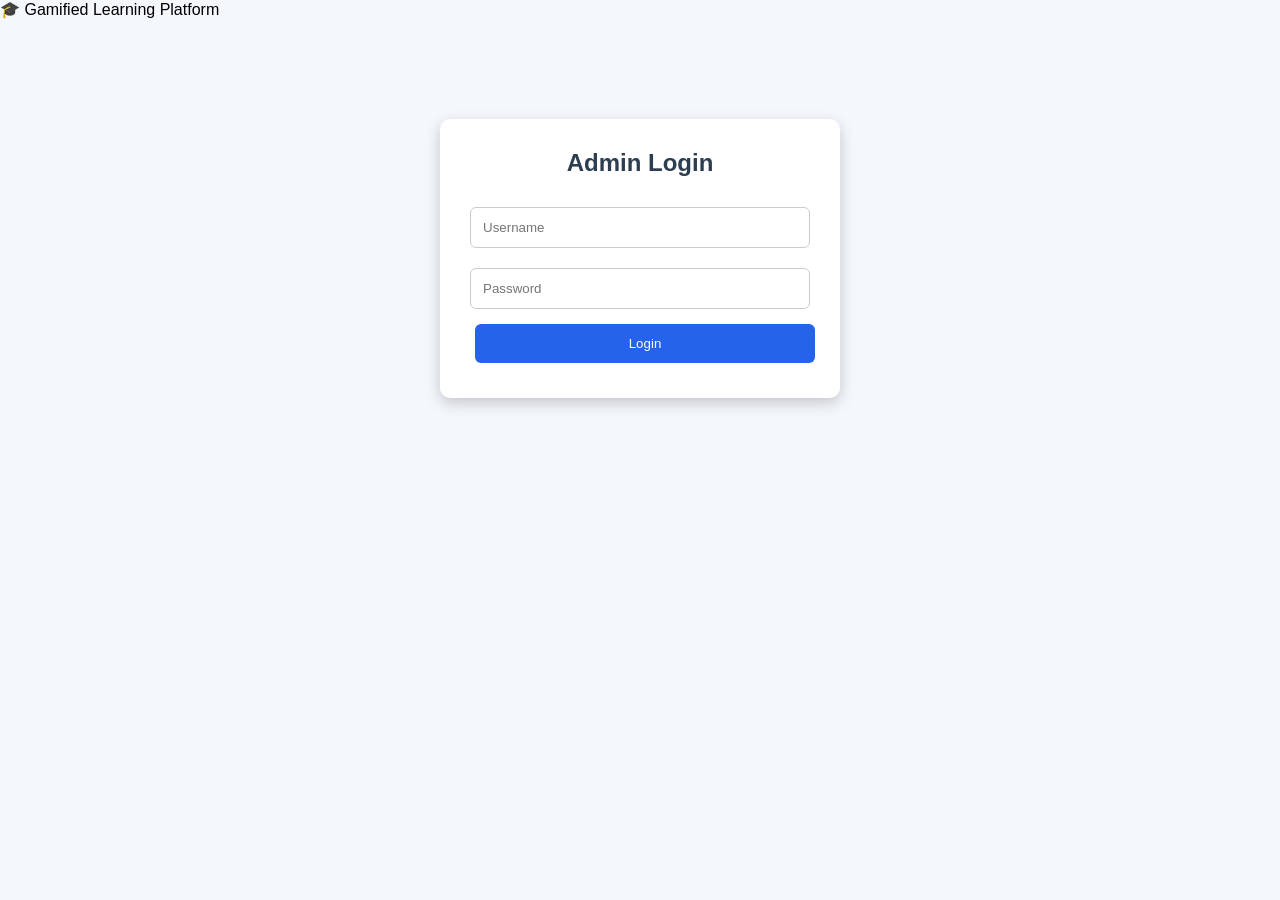
<file: frontend/index.html>
<!DOCTYPE html>
<html lang="en">
<head>
<meta charset="UTF-8">
<meta name="viewport" content="width=device-width, initial-scale=1.0">
<title>Login</title>

<link rel="stylesheet" href="css/style.css">

<style>

.login-container{

width:400px;

margin:100px auto;

background:white;

padding:30px;

border-radius:10px;

box-shadow:0 5px 15px rgba(0,0,0,.2);

text-align:center;

}

.login-container h2{

margin-bottom:20px;

color:#2c3e50;

}

.login-container input{

width:100%;

padding:12px;

margin:10px 0;

}

.login-container button{

width:100%;

padding:12px;

}

</style>

</head>

<body>

<header>

🎓 Gamified Learning Platform

</header>

<div class="login-container">

<h2>Admin Login</h2>

<input type="text" id="username" placeholder="Username">

<input type="password" id="password" placeholder="Password">

<button onclick="login()">Login</button>

</div>

<script>

function login(){

let username=document.getElementById("username").value;

let password=document.getElementById("password").value;

if(username==="admin" && password==="admin123"){

window.location.href="dashboard.html";

}

else{

alert("Invalid Username or Password");

}

}

</script>

</body>

</html>
</file>
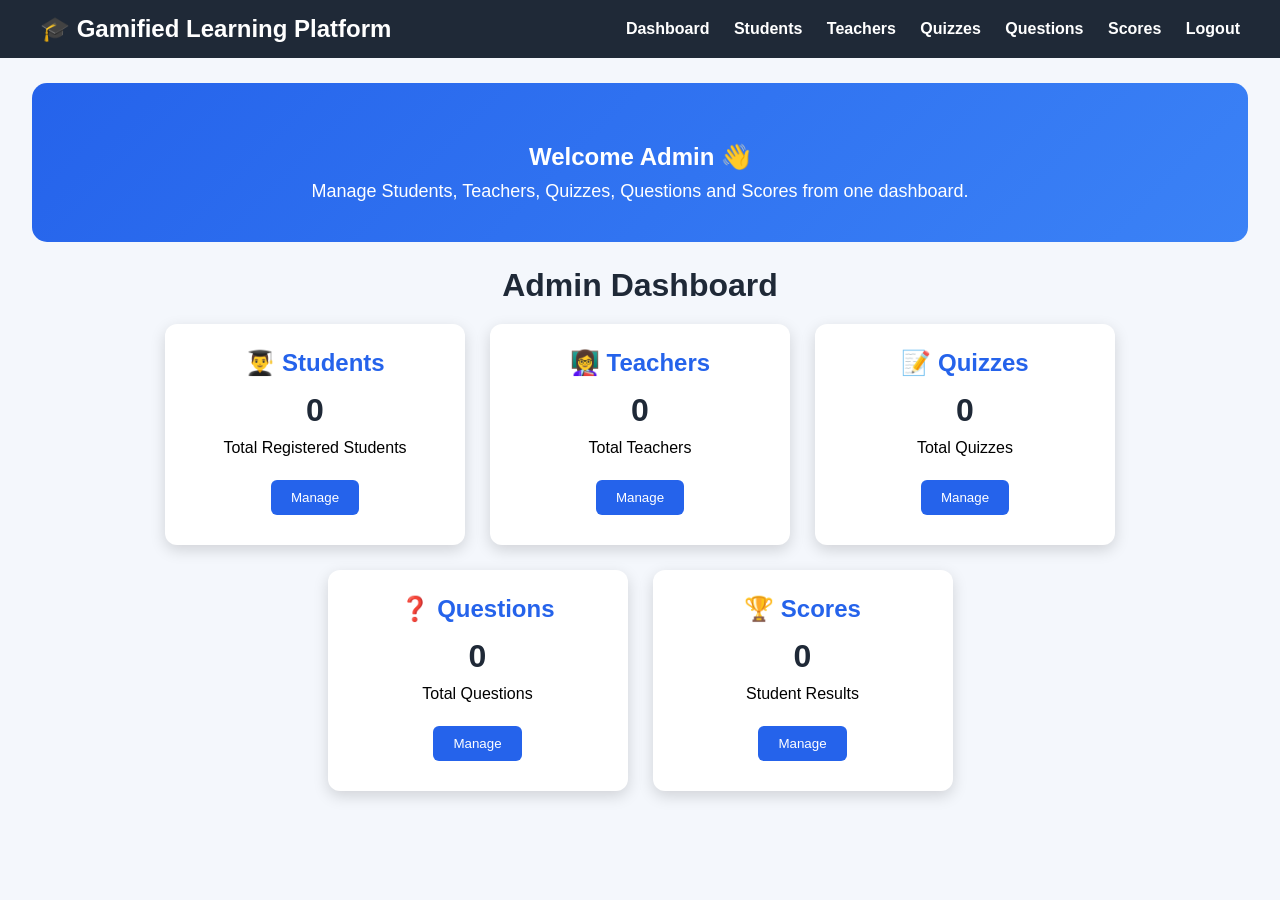
<file: frontend/dashboard.html>
<!DOCTYPE html>
<html lang="en">

<head>
    <meta charset="UTF-8">
    <meta name="viewport" content="width=device-width, initial-scale=1.0">
    <title>Dashboard</title>

    <link rel="stylesheet" href="css/style.css">
</head>

<body>

<nav class="navbar">

    <h2>🎓 Gamified Learning Platform</h2>

    <div class="menu">
        <a href="dashboard.html">Dashboard</a>
        <a href="students.html">Students</a>
        <a href="teachers.html">Teachers</a>
        <a href="quizzes.html">Quizzes</a>
        <a href="questions.html">Questions</a>
        <a href="scores.html">Scores</a>
        <a href="index.html">Logout</a>
    </div>

</nav>

<section class="hero">

    <h1>Welcome Admin 👋</h1>

    <p>
        Manage Students, Teachers, Quizzes, Questions and Scores from one dashboard.
    </p>

</section>

<h1>Admin Dashboard</h1>

<div class="container">

    <div class="card">

        <h2>👨‍🎓 Students</h2>

        <h1 id="studentCount">0</h1>

        <p>Total Registered Students</p>

        <br>

        <button onclick="location.href='students.html'">

            Manage

        </button>

    </div>

    <div class="card">

        <h2>👩‍🏫 Teachers</h2>

        <h1 id="teacherCount">0</h1>

        <p>Total Teachers</p>

        <br>

        <button onclick="location.href='teachers.html'">

            Manage

        </button>

    </div>

    <div class="card">

        <h2>📝 Quizzes</h2>

        <h1 id="quizCount">0</h1>

        <p>Total Quizzes</p>

        <br>

        <button onclick="location.href='quizzes.html'">

            Manage

        </button>

    </div>

    <div class="card">

        <h2>❓ Questions</h2>

        <h1 id="questionCount">0</h1>

        <p>Total Questions</p>

        <br>

        <button onclick="location.href='questions.html'">

            Manage

        </button>

    </div>

    <div class="card">

        <h2>🏆 Scores</h2>

        <h1 id="scoreCount">0</h1>

        <p>Student Results</p>

        <br>

        <button onclick="location.href='scores.html'">

            Manage

        </button>

    </div>

</div>

<script>

fetch("http://localhost:8080/students")
.then(response => response.json())
.then(data => {
    document.getElementById("studentCount").innerHTML = data.length;
});

fetch("http://localhost:8080/teachers")
.then(response => response.json())
.then(data => {
    document.getElementById("teacherCount").innerHTML = data.length;
});

fetch("http://localhost:8080/quizzes")
.then(response => response.json())
.then(data => {
    document.getElementById("quizCount").innerHTML = data.length;
});

fetch("http://localhost:8080/questions")
.then(response => response.json())
.then(data => {
    document.getElementById("questionCount").innerHTML = data.length;
});

fetch("http://localhost:8080/scores")
.then(response => response.json())
.then(data => {
    document.getElementById("scoreCount").innerHTML = data.length;
});

</script>

</body>

</html>
</file>
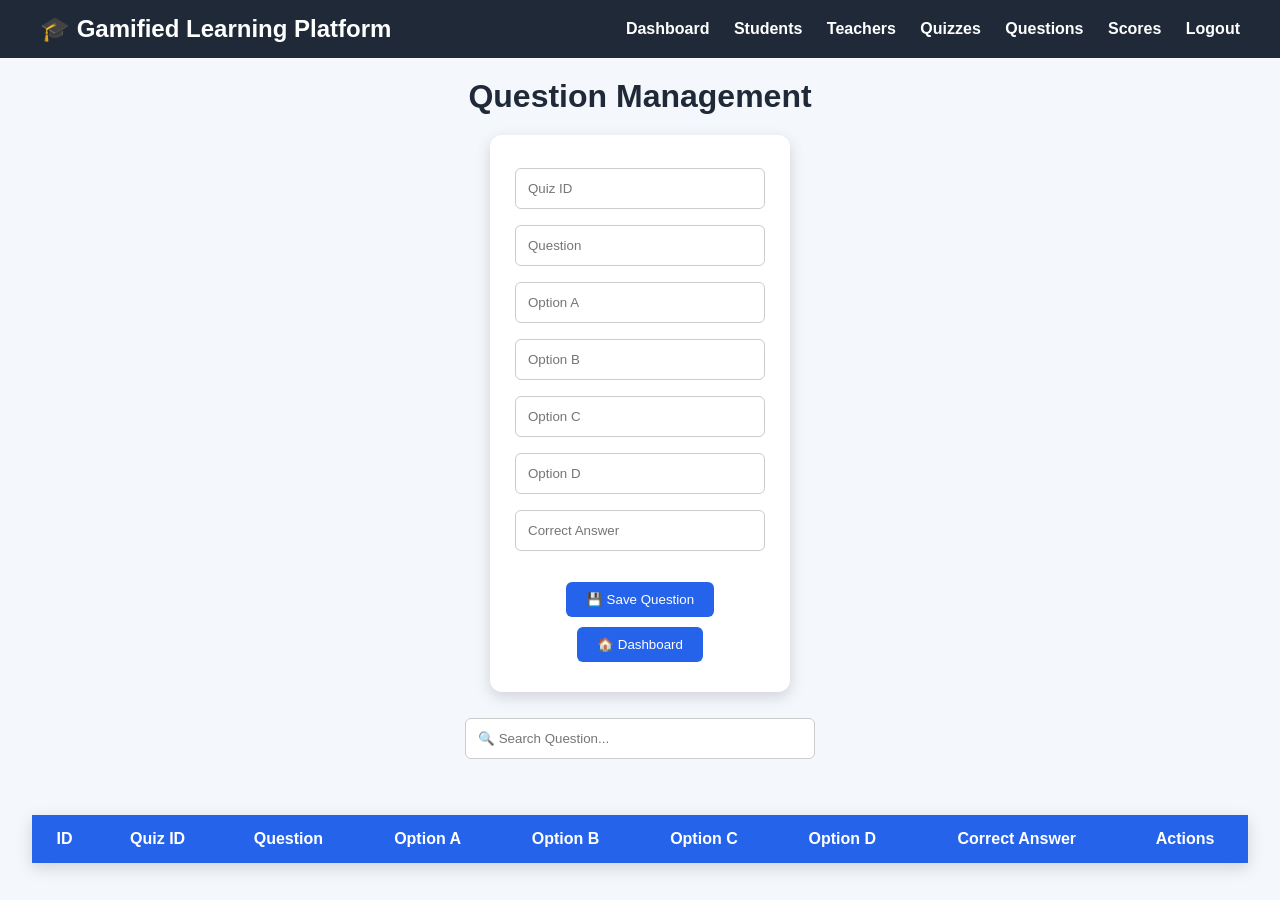
<file: frontend/questions.html>
<!DOCTYPE html>
<html lang="en">
<head>
    <meta charset="UTF-8">
    <meta name="viewport" content="width=device-width, initial-scale=1.0">
    <title>Question Management</title>
    <link rel="stylesheet" href="css/style.css">
</head>

<body>

<nav class="navbar">
    <h2>🎓 Gamified Learning Platform</h2>

    <div class="menu">
        <a href="dashboard.html">Dashboard</a>
        <a href="students.html">Students</a>
        <a href="teachers.html">Teachers</a>
        <a href="quizzes.html">Quizzes</a>
        <a href="questions.html">Questions</a>
        <a href="scores.html">Scores</a>
        <a href="index.html">Logout</a>
    </div>
</nav>
<h1>Question Management</h1>

<div class="container">

<div class="card">

<input type="hidden" id="id">

<input type="number" id="quizId" placeholder="Quiz ID">

<input type="text" id="questionText" placeholder="Question">

<input type="text" id="optionA" placeholder="Option A">

<input type="text" id="optionB" placeholder="Option B">

<input type="text" id="optionC" placeholder="Option C">

<input type="text" id="optionD" placeholder="Option D">

<input type="text" id="correctAnswer" placeholder="Correct Answer">

<br><br>

<button onclick="saveQuestion()">💾 Save Question</button>

<a href="dashboard.html">
    <button type="button">🏠 Dashboard</button>
</a>

</div>

</div>

<br>

<center>

<input
type="text"
id="search"
placeholder="🔍 Search Question..."
onkeyup="searchQuestion()"
style="width:350px;">

</center>

<br>

<table id="questionTable">

<thead>

<tr>

<th>ID</th>
<th>Quiz ID</th>
<th>Question</th>
<th>Option A</th>
<th>Option B</th>
<th>Option C</th>
<th>Option D</th>
<th>Correct Answer</th>
<th>Actions</th>

</tr>

</thead>

<tbody>

</tbody>

</table>

<script src="js/questions.js"></script>

</body>
</html>
</file>
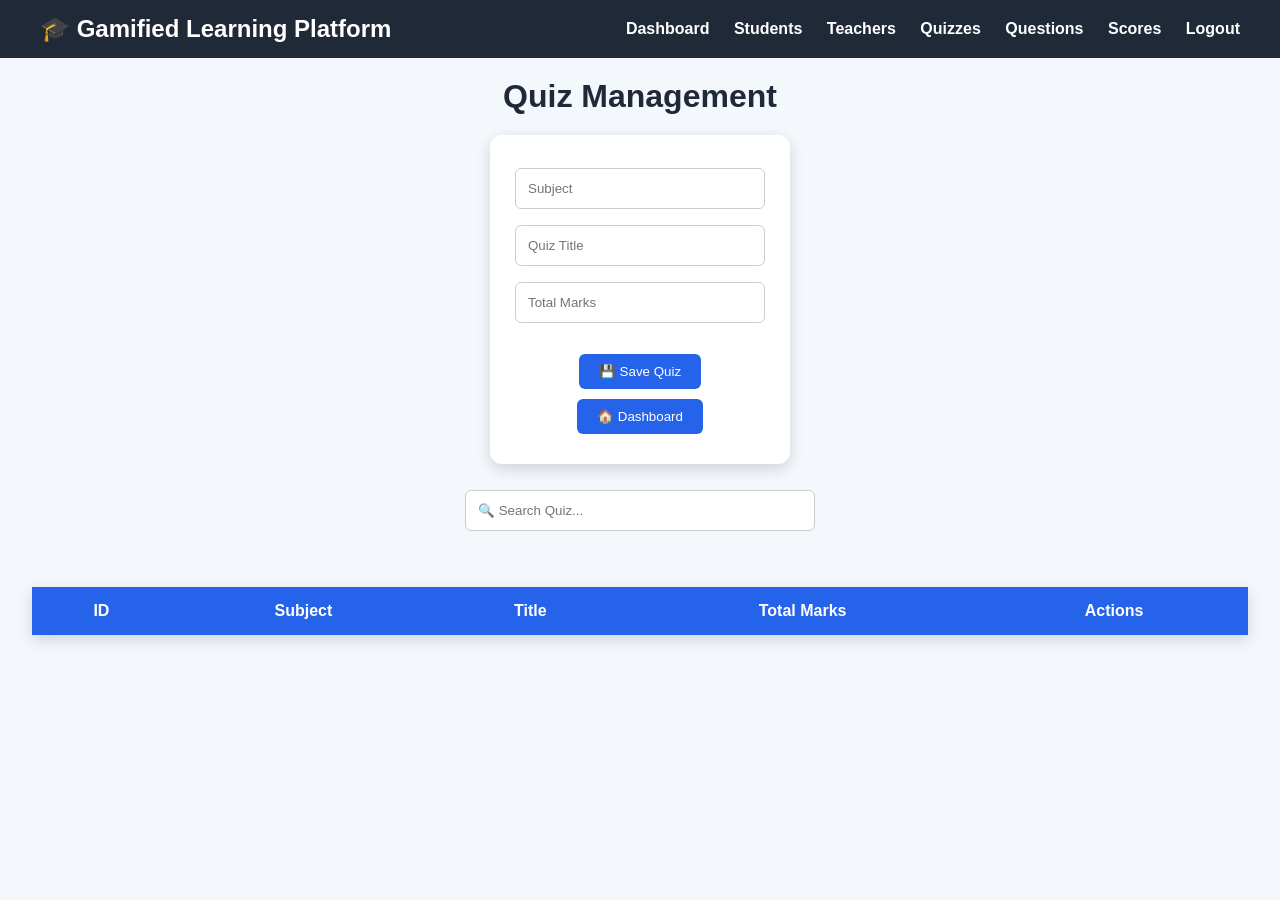
<file: frontend/quizzes.html>
<!DOCTYPE html>
<html lang="en">
<head>
    <meta charset="UTF-8">
    <meta name="viewport" content="width=device-width, initial-scale=1.0">
    <title>Quiz Management</title>
    <link rel="stylesheet" href="css/style.css">
</head>

<body>

<nav class="navbar">
    <h2>🎓 Gamified Learning Platform</h2>

    <div class="menu">
        <a href="dashboard.html">Dashboard</a>
        <a href="students.html">Students</a>
        <a href="teachers.html">Teachers</a>
        <a href="quizzes.html">Quizzes</a>
        <a href="questions.html">Questions</a>
        <a href="scores.html">Scores</a>
        <a href="index.html">Logout</a>
    </div>
</nav>
<h1>Quiz Management</h1>

<div class="container">

<div class="card">

<input type="hidden" id="id">

<input type="text" id="subject" placeholder="Subject">

<input type="text" id="title" placeholder="Quiz Title">

<input type="number" id="totalMarks" placeholder="Total Marks">

<br><br>

<button onclick="saveQuiz()">💾 Save Quiz</button>

<a href="dashboard.html">
<button type="button">🏠 Dashboard</button>
</a>

</div>

</div>

<br>

<center>

<input type="text"
id="search"
placeholder="🔍 Search Quiz..."
onkeyup="searchQuiz()"
style="width:350px;">

</center>

<br>

<table id="quizTable">

<thead>

<tr>

<th>ID</th>
<th>Subject</th>
<th>Title</th>
<th>Total Marks</th>
<th>Actions</th>

</tr>

</thead>

<tbody>

</tbody>

</table>

<script src="js/quizzes.js"></script>

</body>
</html>
</file>
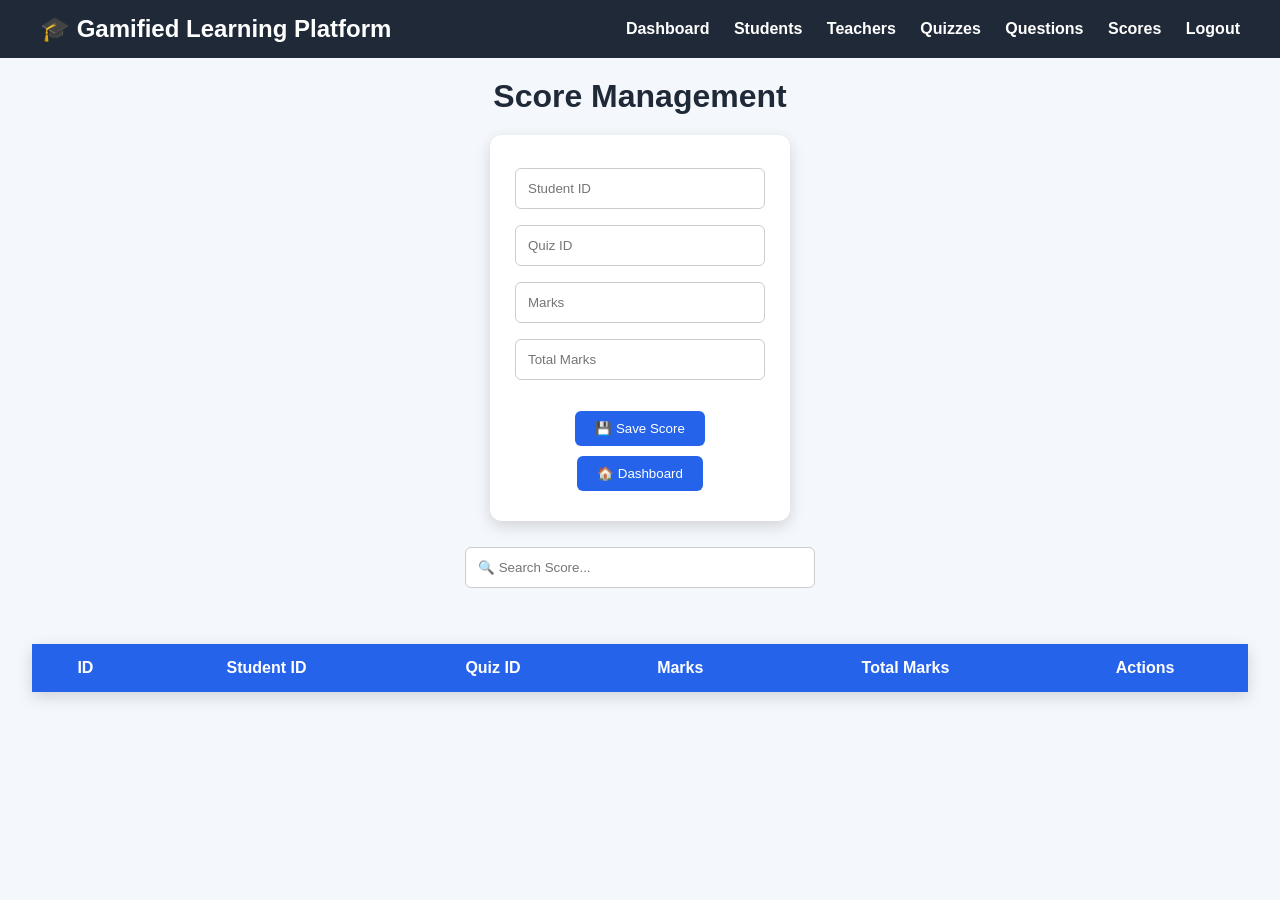
<file: frontend/scores.html>
<!DOCTYPE html>
<html lang="en">

<head>
    <meta charset="UTF-8">
    <meta name="viewport" content="width=device-width, initial-scale=1.0">
    <title>Score Management</title>

    <link rel="stylesheet" href="css/style.css">
</head>

<body>

<nav class="navbar">
    <h2>🎓 Gamified Learning Platform</h2>

    <div class="menu">
        <a href="dashboard.html">Dashboard</a>
        <a href="students.html">Students</a>
        <a href="teachers.html">Teachers</a>
        <a href="quizzes.html">Quizzes</a>
        <a href="questions.html">Questions</a>
        <a href="scores.html">Scores</a>
        <a href="index.html">Logout</a>
    </div>
</nav>

<h1>Score Management</h1>

<div class="container">

<div class="card">

<input type="hidden" id="id">

<input type="number" id="studentId" placeholder="Student ID">

<input type="number" id="quizId" placeholder="Quiz ID">

<input type="number" id="marks" placeholder="Marks">

<input type="number" id="totalMarks" placeholder="Total Marks">

<br><br>

<button onclick="saveScore()">💾 Save Score</button>

<a href="dashboard.html">
<button type="button">🏠 Dashboard</button>
</a>

</div>

</div>

<br>

<center>

<input
type="text"
id="search"
placeholder="🔍 Search Score..."
onkeyup="searchScore()"
style="width:350px;">

</center>

<br>

<table id="scoreTable">

<thead>

<tr>

<th>ID</th>
<th>Student ID</th>
<th>Quiz ID</th>
<th>Marks</th>
<th>Total Marks</th>
<th>Actions</th>

</tr>

</thead>

<tbody>

</tbody>

</table>

<script src="js/scores.js"></script>

</body>

</html>
</file>
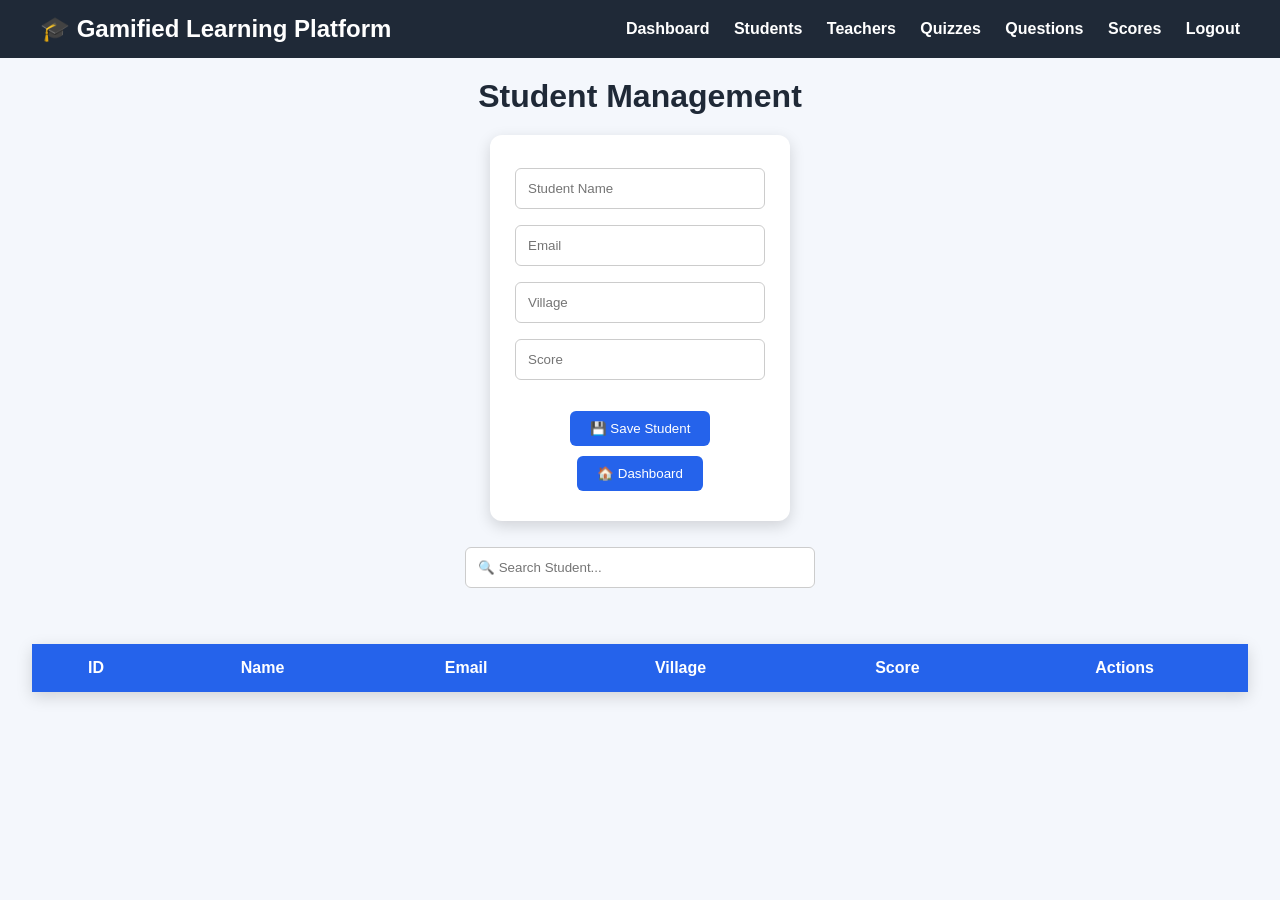
<file: frontend/students.html>
<!DOCTYPE html>
<html lang="en">

<head>
    <meta charset="UTF-8">
    <meta name="viewport" content="width=device-width, initial-scale=1.0">
    <title>Student Management</title>

    <link rel="stylesheet" href="css/style.css">
</head>

<body>

<nav class="navbar">
    <h2>🎓 Gamified Learning Platform</h2>

    <div class="menu">
        <a href="dashboard.html">Dashboard</a>
        <a href="students.html">Students</a>
        <a href="teachers.html">Teachers</a>
        <a href="quizzes.html">Quizzes</a>
        <a href="questions.html">Questions</a>
        <a href="scores.html">Scores</a>
        <a href="index.html">Logout</a>
    </div>
</nav>

<h1>Student Management</h1>

<div class="container">

<div class="card">

<input type="hidden" id="id">

<input type="text" id="name" placeholder="Student Name">

<input type="email" id="email" placeholder="Email">

<input type="text" id="village" placeholder="Village">

<input type="number" id="score" placeholder="Score">

<br><br>

<button onclick="saveStudent()">💾 Save Student</button>

<a href="dashboard.html">
<button type="button">🏠 Dashboard</button>
</a>

</div>

</div>

<br>

<center>

<input type="text" id="search" placeholder="🔍 Search Student..." onkeyup="searchStudent()" style="width:350px;">

</center>

<br>

<table id="studentTable">

<thead>

<tr>

<th>ID</th>

<th>Name</th>

<th>Email</th>

<th>Village</th>

<th>Score</th>

<th>Actions</th>

</tr>

</thead>

<tbody>

</tbody>

</table>

<script src="js/students.js"></script>

</body>

</html>
</file>
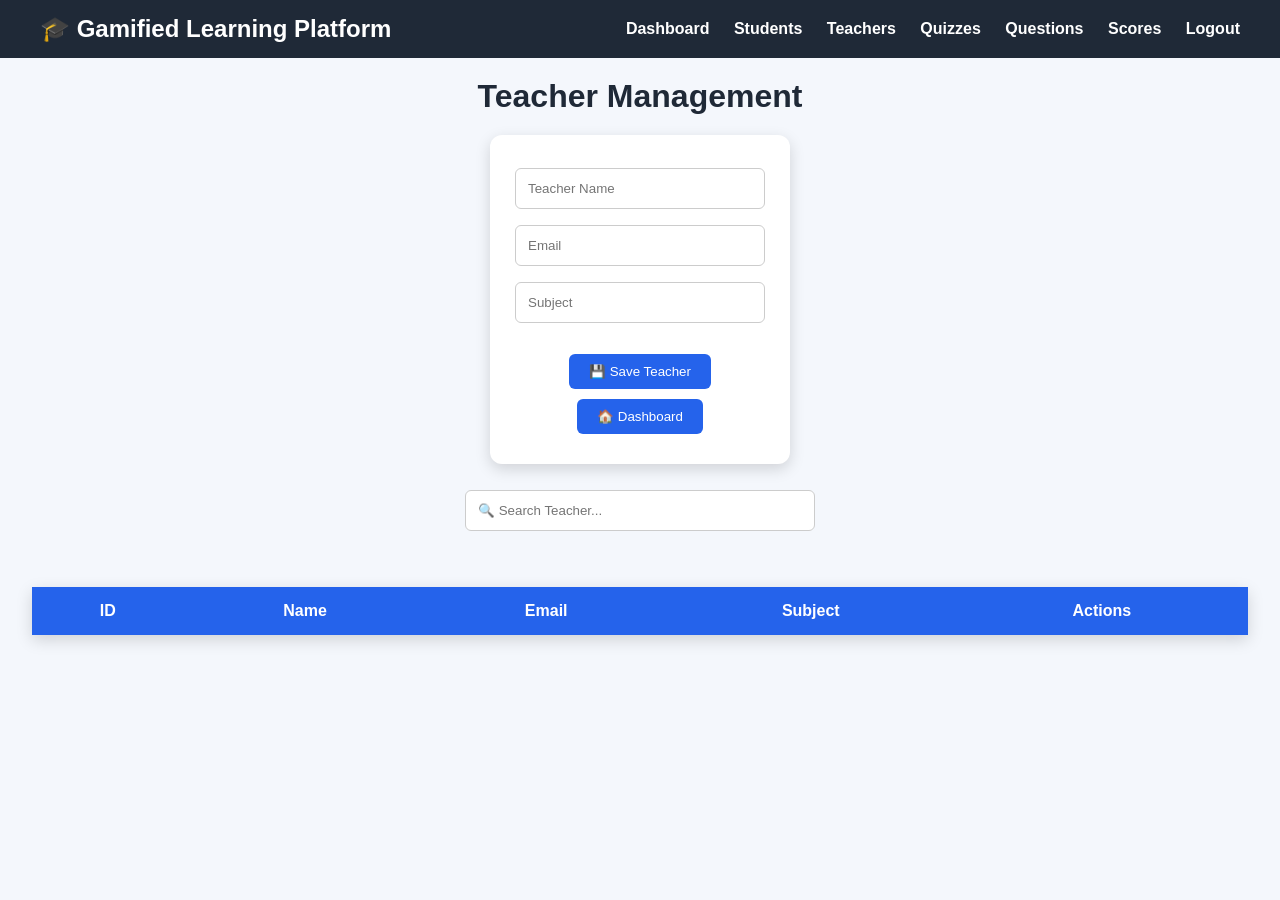
<file: frontend/teachers.html>
<!DOCTYPE html>
<html lang="en">
<head>
    <meta charset="UTF-8">
    <meta name="viewport" content="width=device-width, initial-scale=1.0">
    <title>Teacher Management</title>
    <link rel="stylesheet" href="css/style.css">
</head>

<body>

<nav class="navbar">
    <h2>🎓 Gamified Learning Platform</h2>

    <div class="menu">
        <a href="dashboard.html">Dashboard</a>
        <a href="students.html">Students</a>
        <a href="teachers.html">Teachers</a>
        <a href="quizzes.html">Quizzes</a>
        <a href="questions.html">Questions</a>
        <a href="scores.html">Scores</a>
        <a href="index.html">Logout</a>
    </div>
</nav>

<h1>Teacher Management</h1>

<div class="container">

<div class="card">

<input type="hidden" id="id">

<input type="text" id="name" placeholder="Teacher Name">

<input type="email" id="email" placeholder="Email">

<input type="text" id="subject" placeholder="Subject">

<br><br>

<button onclick="saveTeacher()">💾 Save Teacher</button>

<a href="dashboard.html">
    <button type="button">🏠 Dashboard</button>
</a>

</div>

</div>

<br>

<center>

<input type="text"
       id="search"
       placeholder="🔍 Search Teacher..."
       onkeyup="searchTeacher()"
       style="width:350px;">

</center>

<br>

<table id="teacherTable">

<thead>

<tr>

<th>ID</th>
<th>Name</th>
<th>Email</th>
<th>Subject</th>
<th>Actions</th>

</tr>

</thead>

<tbody>

</tbody>

</table>

<script src="js/teachers.js"></script>

</body>
</html>
</file>
<file: frontend/css/style.css>
*{
    margin:0;
    padding:0;
    box-sizing:border-box;
    font-family:Arial, Helvetica, sans-serif;
}

body{
    background:#f4f7fc;
}

/* Navigation Bar */

.navbar{
    background:#1f2937;
    color:white;
    display:flex;
    justify-content:space-between;
    align-items:center;
    padding:15px 40px;
}

.navbar h2{
    color:white;
}

.menu a{
    color:white;
    text-decoration:none;
    margin-left:20px;
    font-weight:bold;
    transition:0.3s;
}

.menu a:hover{
    color:#60a5fa;
}

/* Hero Section */

.hero{
    width:95%;
    margin:25px auto;
    background:linear-gradient(135deg,#2563eb,#3b82f6);
    color:white;
    padding:40px;
    border-radius:15px;
    text-align:center;
}

.hero h1{
    color:white;
    margin-bottom:10px;
}

.hero p{
    font-size:18px;
}

/* Headings */

h1{
    text-align:center;
    color:#1f2937;
    margin:20px;
}

/* Cards */

.container{
    width:95%;
    margin:auto;
    display:flex;
    justify-content:center;
    flex-wrap:wrap;
    gap:25px;
}

.card{
    background:white;
    width:300px;
    padding:25px;
    border-radius:12px;
    box-shadow:0 5px 15px rgba(0,0,0,.15);
    text-align:center;
    transition:.3s;
}

.card:hover{
    transform:translateY(-8px);
}

.card h2{
    color:#2563eb;
    margin-bottom:15px;
}

.card h1{
    margin:10px 0;
}

/* Forms */

input{
    width:100%;
    padding:12px;
    margin:8px 0;
    border:1px solid #ccc;
    border-radius:6px;
    outline:none;
}

input:focus{
    border:2px solid #2563eb;
}

/* Buttons */

button{
    background:#2563eb;
    color:white;
    border:none;
    padding:10px 20px;
    border-radius:6px;
    cursor:pointer;
    transition:.3s;
    margin:5px;
}

button:hover{
    background:#1d4ed8;
}

/* Tables */

table{
    width:95%;
    margin:30px auto;
    border-collapse:collapse;
    background:white;
    box-shadow:0 5px 15px rgba(0,0,0,.15);
}

th{
    background:#2563eb;
    color:white;
    padding:15px;
}

td{
    padding:12px;
    text-align:center;
}

tr:nth-child(even){
    background:#f8fafc;
}

tr:hover{
    background:#dbeafe;
}

/* Footer */

footer{
    text-align:center;
    padding:20px;
    color:#666;
    margin-top:30px;
}

/* Responsive */

@media(max-width:768px){

.navbar{
    flex-direction:column;
}

.menu{
    margin-top:15px;
}

.menu a{
    display:block;
    margin:10px 0;
}

.container{
    flex-direction:column;
    align-items:center;
}

.card{
    width:90%;
}

table{
    display:block;
    overflow-x:auto;
}

}
/* CRUD Layout */

.page-container{
    display:flex;
    gap:25px;
    width:95%;
    margin:30px auto;
    align-items:flex-start;
}

.form-card{
    width:350px;
    background:white;
    padding:25px;
    border-radius:12px;
    box-shadow:0 5px 15px rgba(0,0,0,.15);
}

.table-card{
    flex:1;
    background:white;
    padding:20px;
    border-radius:12px;
    box-shadow:0 5px 15px rgba(0,0,0,.15);
}

.form-card h2,
.table-card h2{
    color:#2563eb;
    margin-bottom:20px;
}

.search-box{
    width:300px;
    margin-bottom:15px;
}

@media(max-width:900px){

.page-container{
    flex-direction:column;
}

.form-card{
    width:100%;
}

.table-card{
    width:100%;
}

}
</file>
